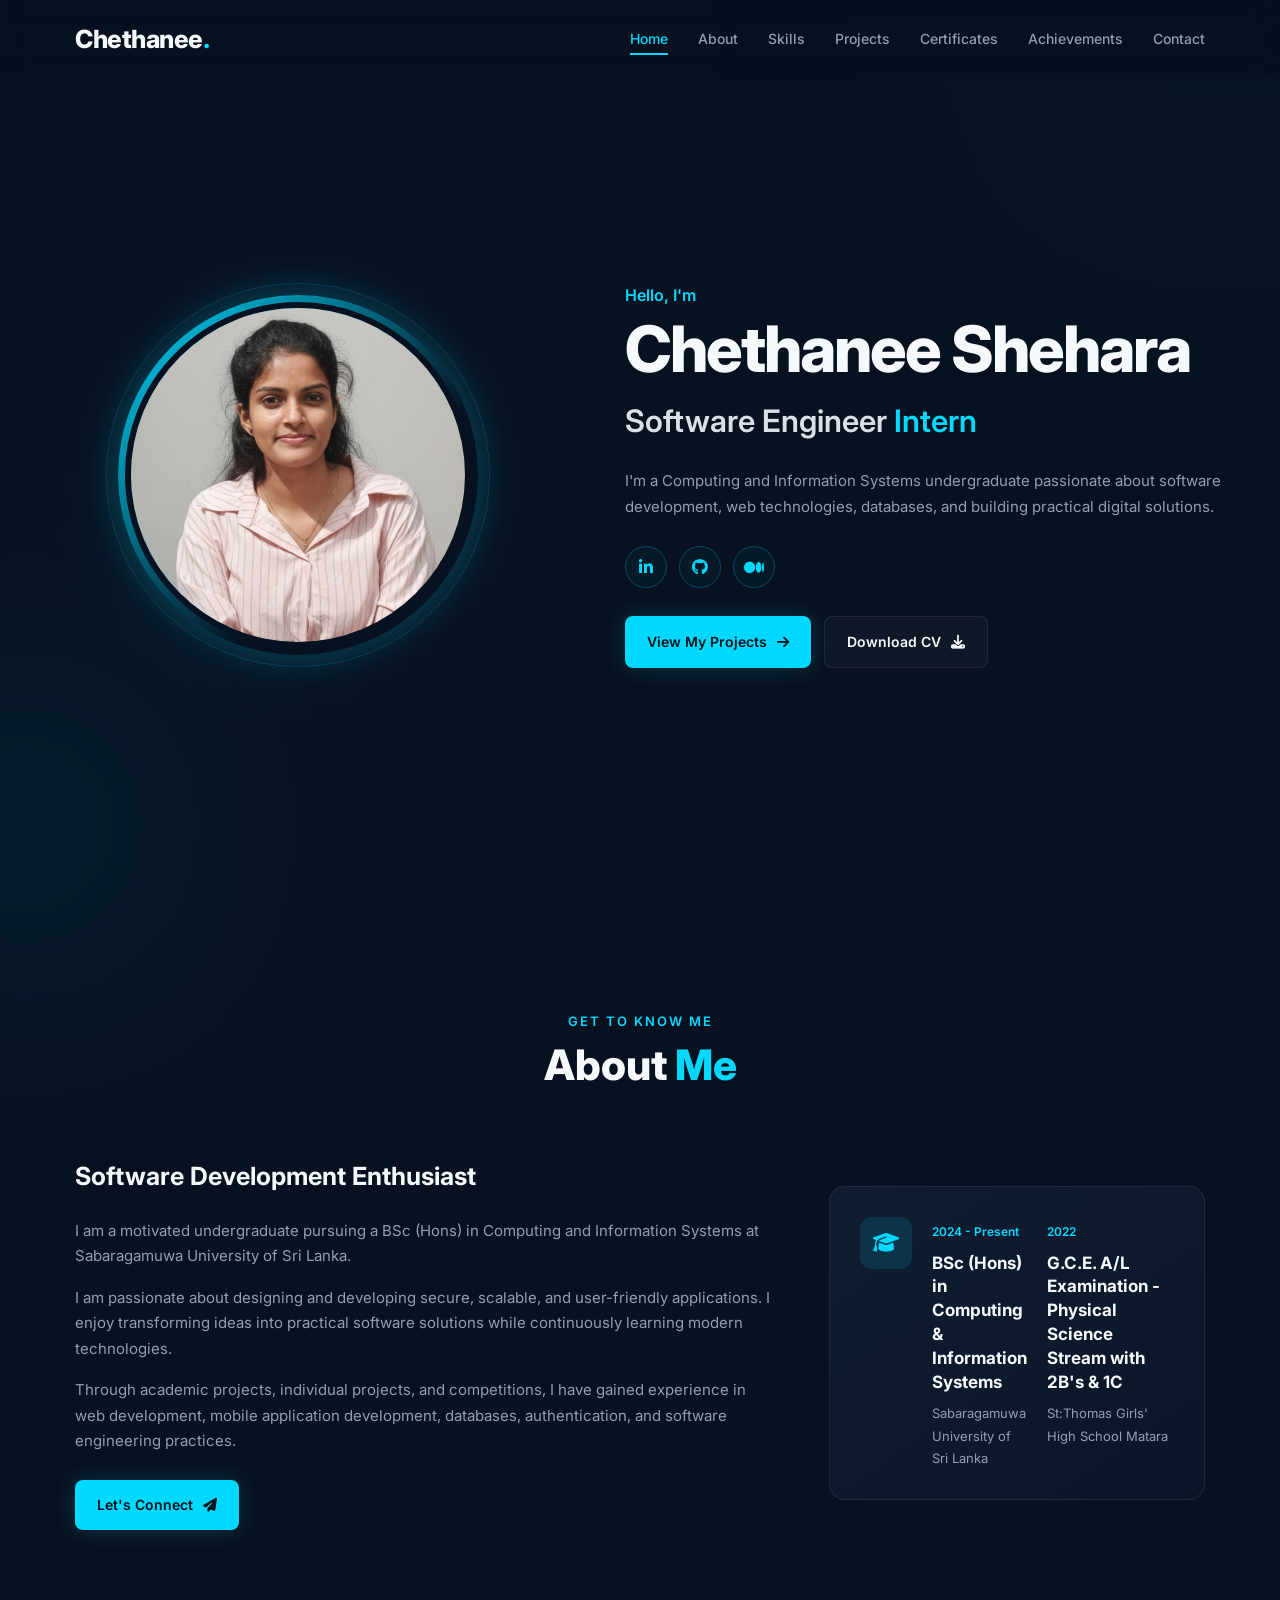
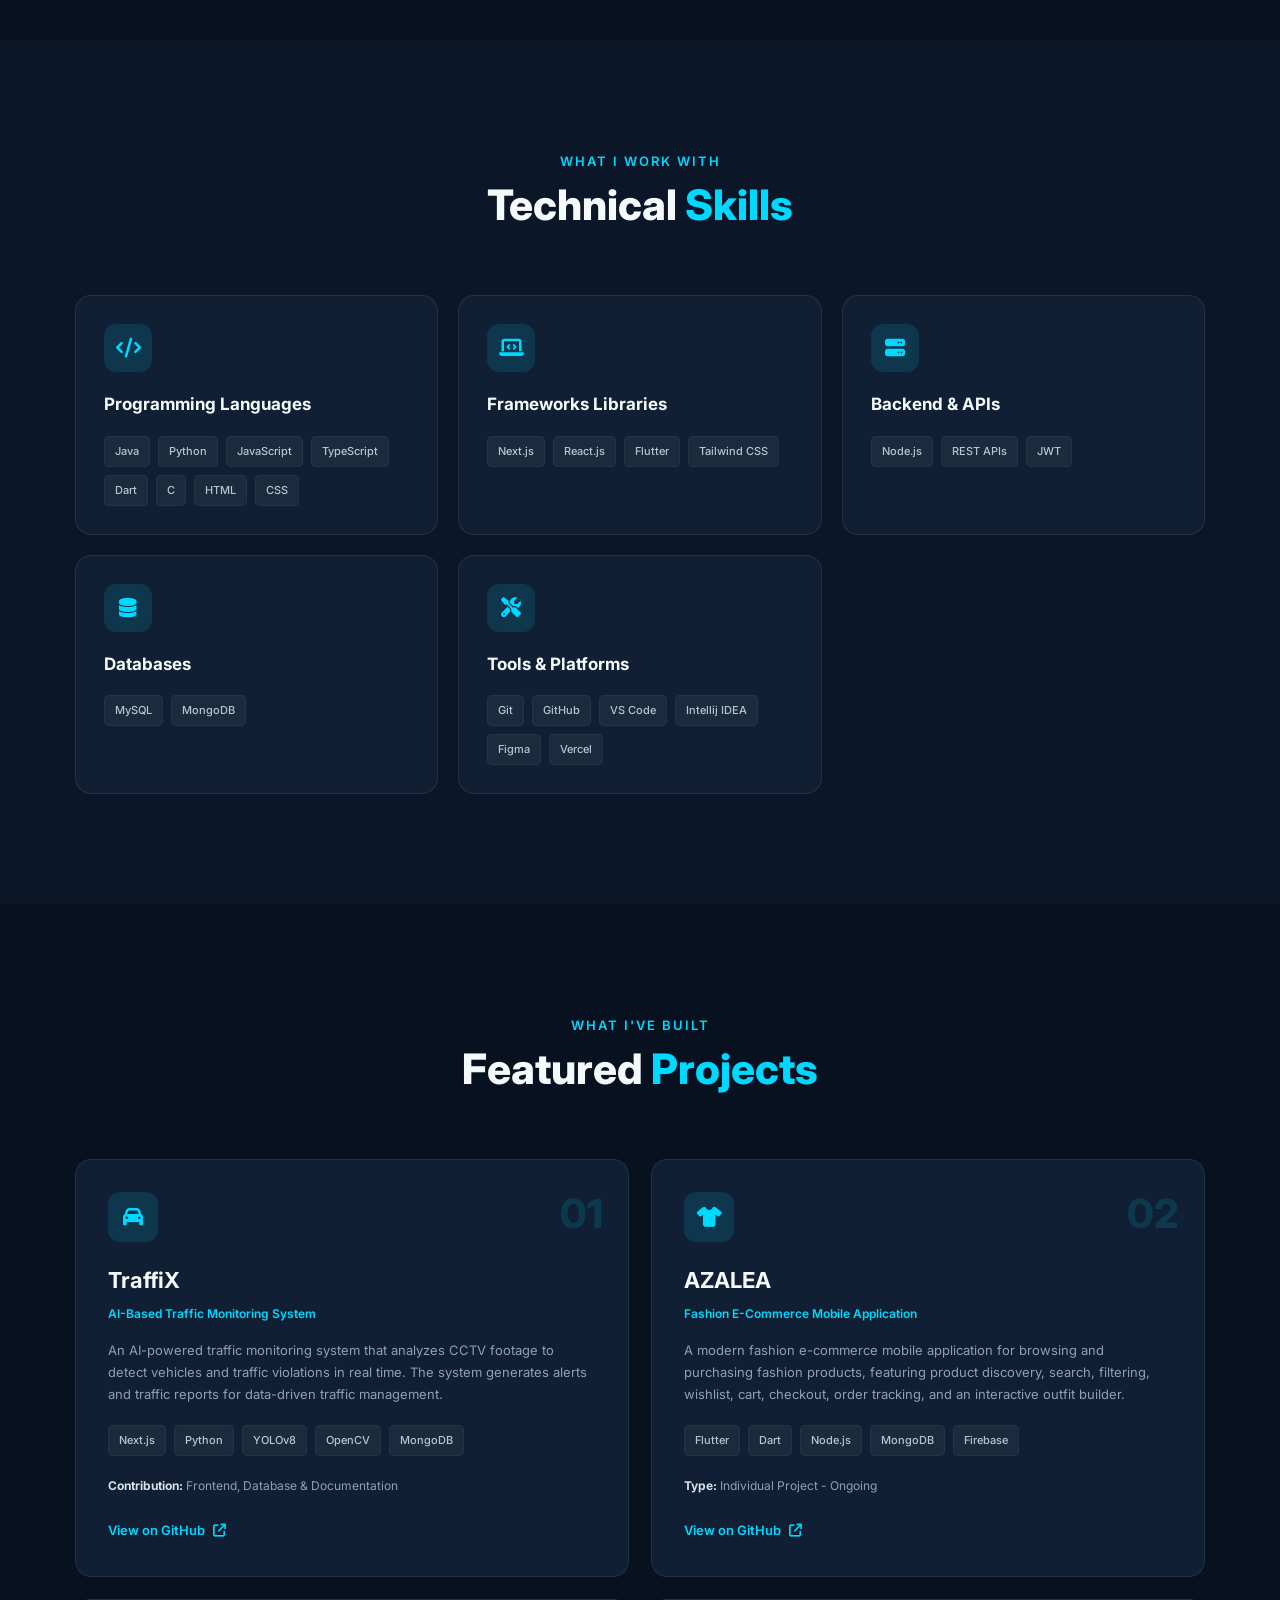
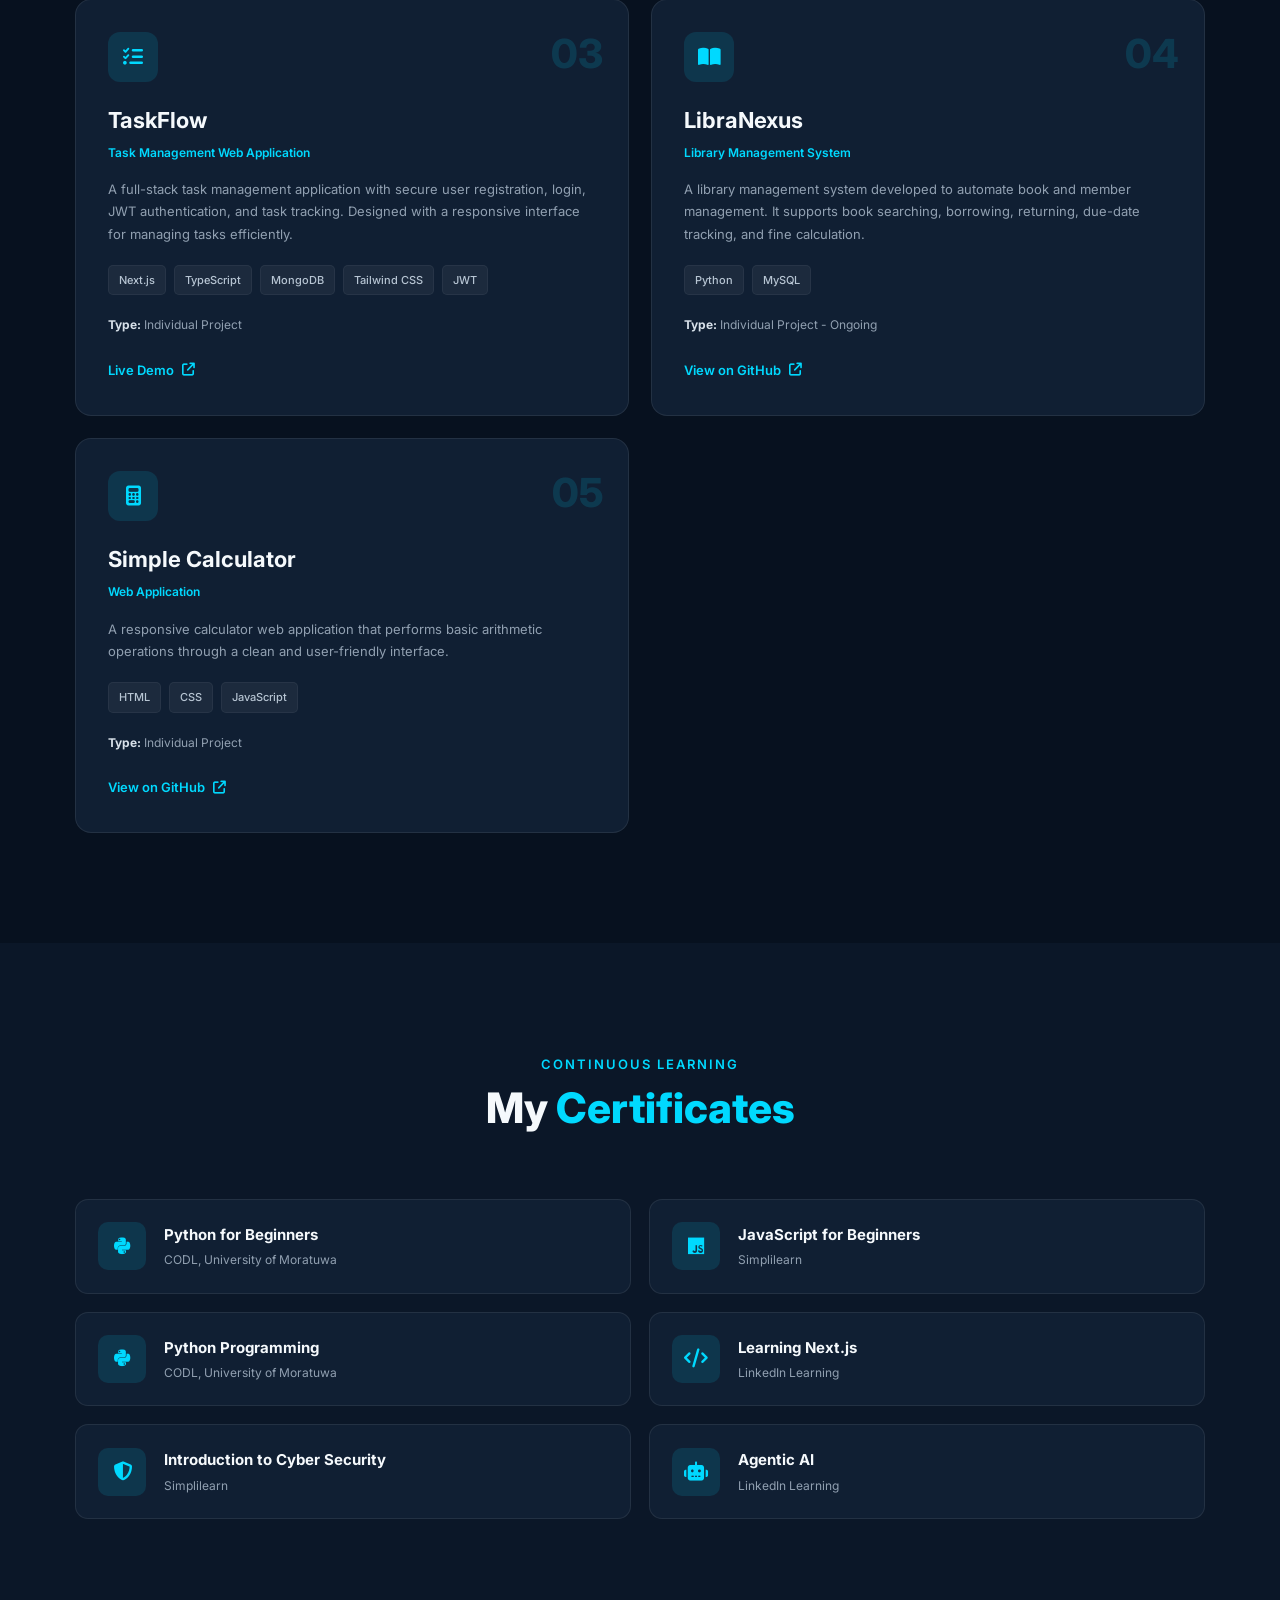
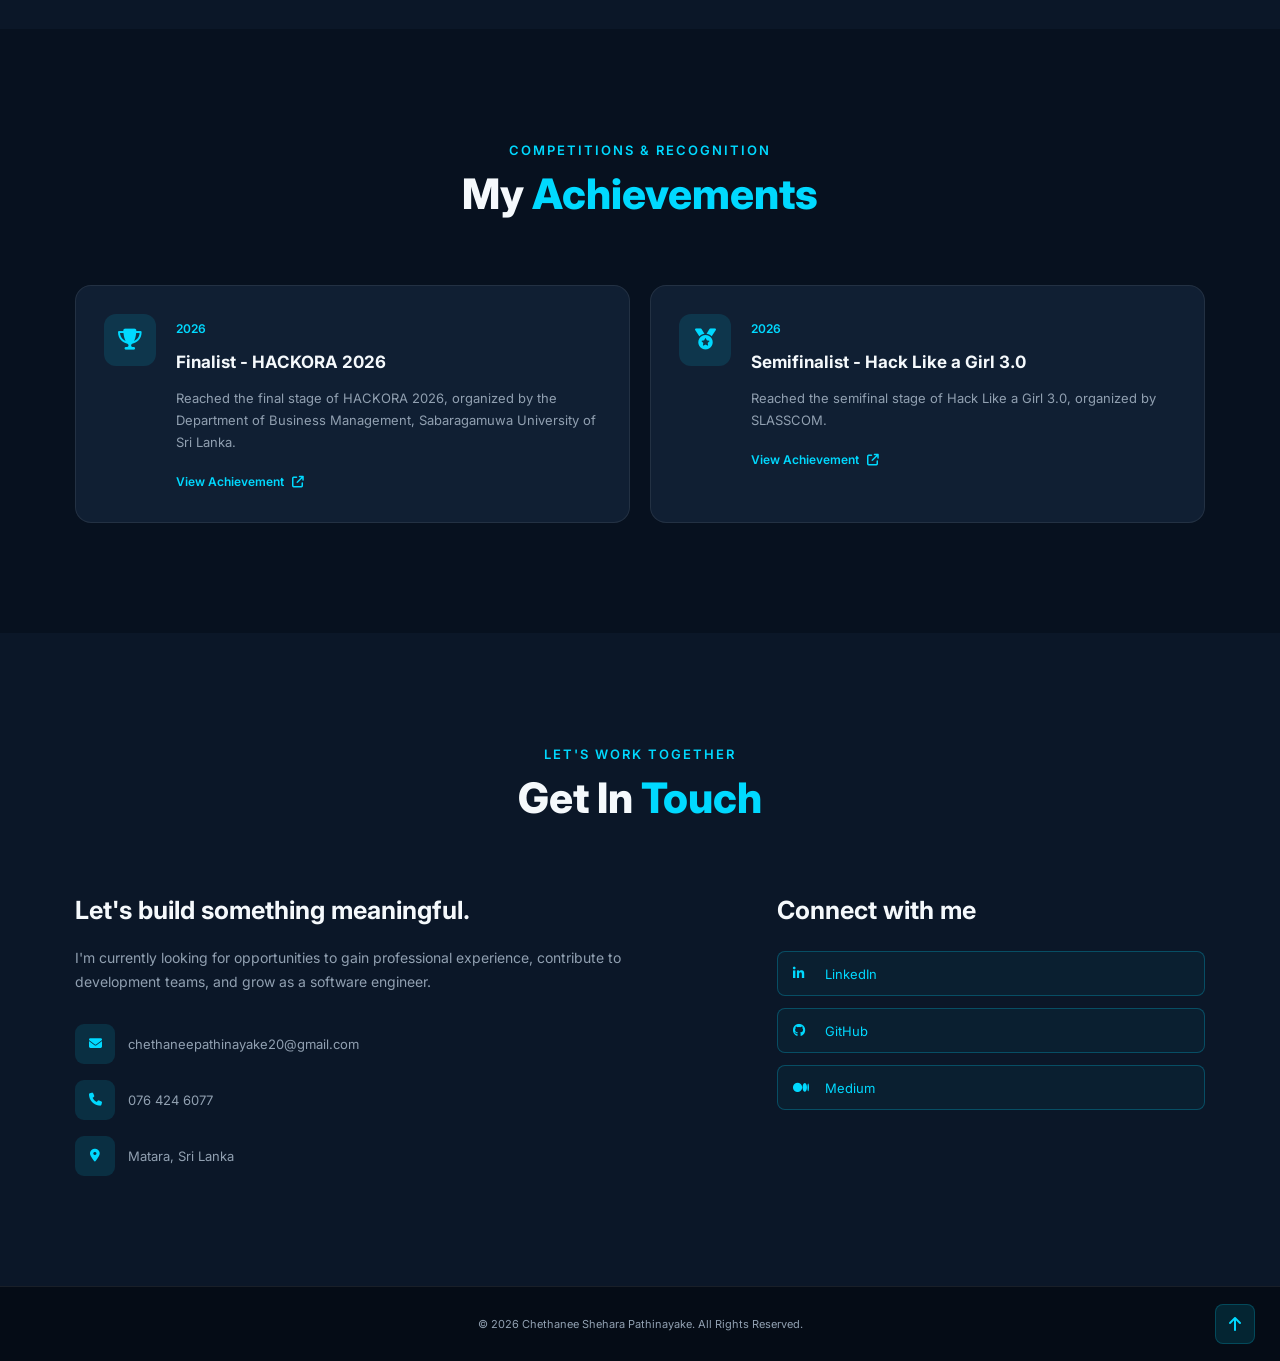
<file: index.html>
<!DOCTYPE html>
<html lang="en">
<head>
  <meta charset="UTF-8">
  <meta name="viewport" content="width=device-width, initial-scale=1.0">

  <title>Chethanee Shehara | Software Engineer Intern</title>

  <meta
    name="description"
    content="Portfolio of Chethanee Shehara Pathinayake, a Computing and Information Systems undergraduate and aspiring Software Engineer."
  >

  <link rel="stylesheet" href="style.css">

  <!-- Font Awesome Icons -->
  <link
    rel="stylesheet"
    href="https://cdnjs.cloudflare.com/ajax/libs/font-awesome/6.5.2/css/all.min.css"
  >

  <script src="script.js" defer></script>
</head>

<body>

  <!-- =========================
       NAVBAR
  ========================== -->
  <header>
    <nav class="navbar">

      <a href="#home" class="logo">
        Chethanee<span>.</span>
      </a>

      <ul class="nav-links">
        <li><a href="#home" class="active">Home</a></li>
        <li><a href="#about">About</a></li>
        <li><a href="#skills">Skills</a></li>
        <li><a href="#projects">Projects</a></li>
        <li><a href="#certificates">Certificates</a></li>
        <li><a href="#achievements">Achievements</a></li>
        <li><a href="#contact">Contact</a></li>
      </ul>

      <button class="menu-toggle" aria-label="Toggle navigation">
        <i class="fa-solid fa-bars"></i>
      </button>

    </nav>
  </header>


  <!-- =========================
       HOME / HERO
  ========================== -->
  <section id="home" class="hero">

    <div class="hero-container">

      <!-- Profile Image -->
      <div class="hero-image">
        <div class="image-glow">
          <img
            src="images/Profile.jpeg"
            alt="Chethanee Shehara Pathinayake"
            class="profile-pic"
          >
        </div>
      </div>


      <!-- Hero Content -->
      <div class="hero-content">

        <p class="intro-text">Hello, I'm</p>

        <h1>
          Chethanee Shehara
        </h1>

        <h2>
          Software Engineer <span>Intern</span>
        </h2>

        <p class="hero-description">
          I'm a Computing and Information Systems undergraduate passionate
          about software development, web technologies, databases, and
          building practical digital solutions.
        </p>


        <!-- Social Links -->
        <div class="social-links">

          <a
            href="https://www.linkedin.com/in/chethanee-shehara-671b24375/"
            target="_blank"
            rel="noopener noreferrer"
            aria-label="LinkedIn"
          >
            <i class="fa-brands fa-linkedin-in"></i>
          </a>

          <a
            href="https://github.com/chethaneeshehara"
            target="_blank"
            rel="noopener noreferrer"
            aria-label="GitHub"
          >
            <i class="fa-brands fa-github"></i>
          </a>

          <a
            href="https://medium.com/@chethaneeshehara"
            target="_blank"
            rel="noopener noreferrer"
            aria-label="Medium"
          >
            <i class="fa-brands fa-medium"></i>
          </a>

        </div>


        <!-- Hero Buttons -->
        <div class="hero-buttons">

          <a href="#projects" class="btn primary-btn">
            View My Projects
            <i class="fa-solid fa-arrow-right"></i>
          </a>

          <a
            href="cv/Chethanee-Shehara-CV.pdf"
            class="btn secondary-btn"
            download
          >
            Download CV
            <i class="fa-solid fa-download"></i>
          </a>

        </div>

      </div>

    </div>

  </section>


  <!-- =========================
       ABOUT
  ========================== -->
  <section id="about" class="about section">

    <div class="section-title">
      <p>Get To Know Me</p>
      <h2>About <span>Me</span></h2>
    </div>


    <div class="about-container">

      <div class="about-content">

        <h3>Software Development Enthusiast</h3>

        <p>
          I am a motivated undergraduate pursuing a BSc (Hons) in
          Computing and Information Systems at Sabaragamuwa University
          of Sri Lanka.
        </p>

        <p>
          I am passionate about designing and developing secure,
          scalable, and user-friendly applications. I enjoy transforming
          ideas into practical software solutions while continuously
          learning modern technologies.
        </p>

        <p>
          Through academic projects, individual projects, and
          competitions, I have gained experience in web development,
          mobile application development, databases, authentication,
          and software engineering practices.
        </p>

        <a href="#contact" class="btn primary-btn">
          Let's Connect
          <i class="fa-solid fa-paper-plane"></i>
        </a>

      </div>


      <!-- Education Card -->
      <div class="education-card">

        <div class="education-icon">
          <i class="fa-solid fa-graduation-cap"></i>
        </div>

        <div>
          <span>2024 - Present</span>

          <h3>
            BSc (Hons) in Computing & Information Systems
          </h3>

          <p>
            Sabaragamuwa University of Sri Lanka
          </p>
        </div>
        <div>
          <span>2022</span>

          <h3>
            
G.C.E. A/L Examination - Physical Science Stream with 2B's & 1C
          </h3>

          <p>
            St:Thomas Girls' High School Matara
          </p>
        </div>

      </div>

    </div>

  </section>


  <!-- =========================
       SKILLS
  ========================== -->
  <section id="skills" class="skills section">

    <div class="section-title">
      <p>What I Work With</p>
      <h2>Technical <span>Skills</span></h2>
    </div>


    <div class="skills-container">

      <!-- Programming -->
      <div class="skill-card">

        <div class="skill-icon">
          <i class="fa-solid fa-code"></i>
        </div>

        <h3>Programming Languages</h3>

        <div class="skill-tags">
          <span>Java</span>
          <span>Python</span>
          <span>JavaScript</span>
          <span>TypeScript</span>
          <span>Dart</span>
          <span>C</span>
          <span>HTML</span>
          <span>CSS</span>
        </div>

      </div>


      <!-- Frameworks & Libraries-->
      <div class="skill-card">

        <div class="skill-icon">
          <i class="fa-solid fa-laptop-code"></i>
        </div>

        <h3>Frameworks  Libraries</h3>

        <div class="skill-tags">
          <span>Next.js</span>
          <span>React.js</span>
          <span>Flutter</span>
          <span>Tailwind CSS</span>
          
        </div>

      </div>


      <!-- Backend & APIs-->
      <div class="skill-card">

        <div class="skill-icon">
          <i class="fa-solid fa-server"></i>
        </div>

        <h3>Backend & APIs</h3>

        <div class="skill-tags">
          <span>Node.js</span>
          <span>REST APIs</span>
          <span>JWT</span>
        </div>

      </div>


      <!-- Databases -->
      <div class="skill-card">

        <div class="skill-icon">
          <i class="fa-solid fa-database"></i>
        </div>

        <h3>Databases</h3>

        <div class="skill-tags">
          <span>MySQL</span>
          <span>MongoDB</span>
          
        </div>

      </div>


      <!-- Tools & Platforms -->
      <div class="skill-card">

        <div class="skill-icon">
          <i class="fa-solid fa-screwdriver-wrench"></i>
        </div>

        <h3>Tools & Platforms</h3>

        <div class="skill-tags">
          <span>Git</span>
          <span>GitHub</span>
          <span>VS Code</span>
          <span>Intellij IDEA</span>
          <span>Figma</span>
          <span>Vercel</span>
        </div>

      </div>

    </div>

  </section>


  <!-- =========================
       PROJECTS
  ========================== -->
  <section id="projects" class="projects section">

    <div class="section-title">
      <p>What I've Built</p>
      <h2>Featured <span>Projects</span></h2>
    </div>


    <div class="projects-container">


      <!-- TraffiX -->
      <article class="project-card">

        <div class="project-number">01</div>

        <div class="project-icon">
          <i class="fa-solid fa-car"></i>
        </div>

        <h3>TraffiX</h3>

        <p class="project-type">
          AI-Based Traffic Monitoring System
        </p>

        <p>
          An AI-powered traffic monitoring system that analyzes CCTV
          footage to detect vehicles and traffic violations in real time.
          The system generates alerts and traffic reports for
          data-driven traffic management.
        </p>

        <div class="tech-stack">
          <span>Next.js</span>
          <span>Python</span>
          <span>YOLOv8</span>
          <span>OpenCV</span>
          <span>MongoDB</span>
        </div>

        <p class="contribution">
          <strong>Contribution:</strong>
          Frontend, Database & Documentation
        </p>

        <a
          href="https://github.com/Deshan-D/Capstone-Project"
          target="_blank"
          rel="noopener noreferrer"
          class="project-link"
        >
          View on GitHub
          <i class="fa-solid fa-arrow-up-right-from-square"></i>
        </a>

      </article>


      <!-- AZALEA -->
      <article class="project-card">

        <div class="project-number">02</div>

        <div class="project-icon">
          <i class="fa-solid fa-shirt"></i>
        </div>

        <h3>AZALEA</h3>

        <p class="project-type">
          Fashion E-Commerce Mobile Application
        </p>

        <p>
          A modern fashion e-commerce mobile application for browsing
          and purchasing fashion products, featuring product discovery,
          search, filtering, wishlist, cart, checkout, order tracking,
          and an interactive outfit builder.
        </p>

        <div class="tech-stack">
          <span>Flutter</span>
          <span>Dart</span>
          <span>Node.js</span>
          <span>MongoDB</span>
          <span>Firebase</span>
        </div>

        <p class="contribution">
          <strong>Type:</strong>
          Individual Project - Ongoing
        </p>

        <a
          href="https://github.com/chethaneeshehara/AZALEA"
          target="_blank"
          rel="noopener noreferrer"
          class="project-link"
        >
          View on GitHub
          <i class="fa-solid fa-arrow-up-right-from-square"></i>
        </a>

      </article>


      <!-- TaskFlow -->
      <article class="project-card">

        <div class="project-number">03</div>

        <div class="project-icon">
          <i class="fa-solid fa-list-check"></i>
        </div>

        <h3>TaskFlow</h3>

        <p class="project-type">
          Task Management Web Application
        </p>

        <p>
          A full-stack task management application with secure user
          registration, login, JWT authentication, and task tracking.
          Designed with a responsive interface for managing tasks
          efficiently.
        </p>

        <div class="tech-stack">
          <span>Next.js</span>
          <span>TypeScript</span>
          <span>MongoDB</span>
          <span>Tailwind CSS</span>
          <span>JWT</span>
        </div>

        <p class="contribution">
          <strong>Type:</strong>
          Individual Project
        </p>

        <a
          href="https://task-flow-sigma-orcin.vercel.app/"
          target="_blank"
          rel="noopener noreferrer"
          class="project-link"
        >
          Live Demo
          <i class="fa-solid fa-arrow-up-right-from-square"></i>
        </a>

      </article>


      <!-- LibraNexus -->
      <article class="project-card">

        <div class="project-number">04</div>

        <div class="project-icon">
          <i class="fa-solid fa-book-open"></i>
        </div>

        <h3>LibraNexus</h3>

        <p class="project-type">
          Library Management System
        </p>

        <p>
          A library management system developed to automate book and
          member management. It supports book searching, borrowing,
          returning, due-date tracking, and fine calculation.
        </p>

        <div class="tech-stack">
          <span>Python</span>
          <span>MySQL</span>
        </div>

        <p class="contribution">
          <strong>Type:</strong>
          Individual Project - Ongoing
        </p>

        <a
          href="https://github.com/chethaneeshehara/LibraNexus"
          target="_blank"
          rel="noopener noreferrer"
          class="project-link"
        >
          View on GitHub
          <i class="fa-solid fa-arrow-up-right-from-square"></i>
        </a>

      </article>


      <!-- Simple Calculator -->
      <article class="project-card">

        <div class="project-number">05</div>

        <div class="project-icon">
          <i class="fa-solid fa-calculator"></i>
        </div>

        <h3>Simple Calculator</h3>

        <p class="project-type">
          Web Application
        </p>

        <p>
          A responsive calculator web application that performs basic
          arithmetic operations through a clean and user-friendly
          interface.
        </p>

        <div class="tech-stack">
          <span>HTML</span>
          <span>CSS</span>
          <span>JavaScript</span>
        </div>

        <p class="contribution">
          <strong>Type:</strong>
          Individual Project
        </p>

        <a
          href="https://github.com/chethaneeshehara/Simple-Calculator"
          target="_blank"
          rel="noopener noreferrer"
          class="project-link"
        >
          View on GitHub
          <i class="fa-solid fa-arrow-up-right-from-square"></i>
        </a>

      </article>

    </div>

  </section>


  <!-- =========================
       CERTIFICATES
  ========================== -->
  <section id="certificates" class="certificates section">

    <div class="section-title">
      <p>Continuous Learning</p>
      <h2>My <span>Certificates</span></h2>
    </div>


    <div class="certificates-container">


      <!-- Python for Beginners -->
      <a
        href="https://www.linkedin.com/posts/chethanee-shehara-671b24375_python-coding-programming-activity-7440980958159384576-u6r8?utm_source=share&utm_medium=member_desktop&rcm=ACoAAFzklLUBPjqSA1tHZdxPpSMZhhqPNwIa7oY"
        class="certificate-link"
        target="_blank"
        rel="noopener noreferrer"
        aria-label="View Python for Beginners certificate"
      >
        <div class="certificate-card">

          <div class="certificate-icon">
            <i class="fa-brands fa-python"></i>
          </div>

          <div>
            <h3>Python for Beginners</h3>
            <p>CODL, University of Moratuwa</p>
          </div>

        </div>
      </a>


      <!-- JavaScript for Beginners -->
      <a
        href="https://simpli-web.app.link/e/VHoy33OmV5b"
        class="certificate-link"
        target="_blank"
        rel="noopener noreferrer"
        aria-label="View JavaScript for Beginners certificate"
      >
        <div class="certificate-card">

          <div class="certificate-icon">
            <i class="fa-brands fa-js"></i>
          </div>

          <div>
            <h3>JavaScript for Beginners</h3>
            <p>Simplilearn</p>
          </div>

        </div>
      </a>


      <!-- Python Programming -->
      <a
        href="https://www.linkedin.com/posts/chethanee-shehara-671b24375_python-programming-continuouslearning-activity-7447538239248474112-gM27?utm_source=share&utm_medium=member_desktop&rcm=ACoAAFzklLUBPjqSA1tHZdxPpSMZhhqPNwIa7oY"
        class="certificate-link"
        target="_blank"
        rel="noopener noreferrer"
        aria-label="View Python Programming certificate"
      >
        <div class="certificate-card">

          <div class="certificate-icon">
            <i class="fa-brands fa-python"></i>
          </div>

          <div>
            <h3>Python Programming</h3>
            <p>CODL, University of Moratuwa</p>
          </div>

        </div>
      </a>


      <!-- Learning Next.js -->
      <a
        href="https://www.linkedin.com/posts/chethanee-shehara-671b24375_nextjs-webdevelopment-fullstack-activity-7447325724123877376-D3NC?utm_source=share&utm_medium=member_desktop&rcm=ACoAAFzklLUBPjqSA1tHZdxPpSMZhhqPNwIa7oY"
        class="certificate-link"
        target="_blank"
        rel="noopener noreferrer"
        aria-label="View Learning Next.js certificate"
      >
        <div class="certificate-card">

          <div class="certificate-icon">
            <i class="fa-solid fa-code"></i>
          </div>

          <div>
            <h3>Learning Next.js</h3>
            <p>LinkedIn Learning</p>
          </div>

        </div>
      </a>


      <!-- Introduction to Cyber Security -->
      <a
        href="https://simpli-web.app.link/e/KDz75WFmV5b"
        class="certificate-link"
        target="_blank"
        rel="noopener noreferrer"
        aria-label="View Introduction to Cyber Security certificate"
      >
        <div class="certificate-card">

          <div class="certificate-icon">
            <i class="fa-solid fa-shield-halved"></i>
          </div>

          <div>
            <h3>Introduction to Cyber Security</h3>
            <p>Simplilearn</p>
          </div>

        </div>
      </a>


      <!-- Agentic AI -->
      <a
        href="https://www.linkedin.com/posts/chethanee-shehara-671b24375_agenticai-aiagents-generativeai-activity-7450538816312066048-bD8k?utm_source=share&utm_medium=member_desktop&rcm=ACoAAFzklLUBPjqSA1tHZdxPpSMZhhqPNwIa7oY"
        class="certificate-link"
        target="_blank"
        rel="noopener noreferrer"
        aria-label="View Agentic AI certificate"
      >
        <div class="certificate-card">

          <div class="certificate-icon">
            <i class="fa-solid fa-robot"></i>
          </div>

          <div>
            <h3>Agentic AI</h3>
            <p>LinkedIn Learning</p>
          </div>

        </div>
      </a>

    </div>

  </section>


  <!-- =========================
       ACHIEVEMENTS
  ========================== -->
  <section id="achievements" class="achievements section">

    <div class="section-title">
      <p>Competitions & Recognition</p>
      <h2>My <span>Achievements</span></h2>
    </div>


    <div class="achievements-container">

      <div class="achievement-card">

        <div class="achievement-icon">
          <i class="fa-solid fa-trophy"></i>
        </div>

        <div>
          <span>2026</span>

          <h3>
            Finalist - HACKORA 2026
          </h3>

          <p>
            Reached the final stage of HACKORA 2026, organized by the
            Department of Business Management, Sabaragamuwa University
            of Sri Lanka.
          </p>

          <a
            href="https://www.linkedin.com/posts/chethanee-shehara-671b24375_hackora2026-hackthegap-teamhacksprout-activity-7498256850753204224-25rG"
            target="_blank"
            rel="noopener noreferrer"
          >
            View Achievement
            <i class="fa-solid fa-arrow-up-right-from-square"></i>
          </a>
        </div>

      </div>


      <div class="achievement-card">

        <div class="achievement-icon">
          <i class="fa-solid fa-medal"></i>
        </div>

        <div>
          <span>2026</span>

          <h3>
            Semifinalist - Hack Like a Girl 3.0
          </h3>

          <p>
            Reached the semifinal stage of Hack Like a Girl 3.0,
            organized by SLASSCOM.
          </p>

          <a
            href="https://www.linkedin.com/posts/lakshani-kaveesha_hacklikeagirl-slasscom-innovation-ugcPost-7467095352152707073-9Gq-"
            target="_blank"
            rel="noopener noreferrer"
          >
            View Achievement
            <i class="fa-solid fa-arrow-up-right-from-square"></i>
          </a>
        </div>

      </div>

    </div>

  </section>


  <!-- =========================
       CONTACT
  ========================== -->
  <section id="contact" class="contact section">

    <div class="section-title">
      <p>Let's Work Together</p>
      <h2>Get In <span>Touch</span></h2>
    </div>


    <div class="contact-container">

      <div class="contact-content">

        <h3>Let's build something meaningful.</h3>

        <p>
          I'm currently looking for opportunities to gain professional
          experience, contribute to development teams, and grow as a
          software engineer.
        </p>

        <div class="contact-info">

          <a href="mailto:chethaneepathinayake20@gmail.com">
            <i class="fa-solid fa-envelope"></i>
            <span>
              chethaneepathinayake20@gmail.com
            </span>
          </a>

          <a href="tel:0764246077">
            <i class="fa-solid fa-phone"></i>
            <span>
              076 424 6077
            </span>
          </a>

          <div>
            <i class="fa-solid fa-location-dot"></i>
            <span>
              Matara, Sri Lanka
            </span>
          </div>

        </div>

      </div>


      <div class="contact-socials">

        <h3>Connect with me</h3>

        <div class="social-links">

          <a
            href="https://www.linkedin.com/in/chethanee-shehara-671b24375/"
            target="_blank"
            rel="noopener noreferrer"
            aria-label="LinkedIn"
          >
            <i class="fa-brands fa-linkedin-in"></i>
            LinkedIn
          </a>

          <a
            href="https://github.com/chethaneeshehara"
            target="_blank"
            rel="noopener noreferrer"
            aria-label="GitHub"
          >
            <i class="fa-brands fa-github"></i>
            GitHub
          </a>

          <a
            href="https://medium.com/@chethaneeshehara"
            target="_blank"
            rel="noopener noreferrer"
            aria-label="Medium"
          >
            <i class="fa-brands fa-medium"></i>
            Medium
          </a>

        </div>

      </div>

    </div>

  </section>


  <!-- =========================
       FOOTER
  ========================== -->
  <footer>

    <p>
      © 2026 Chethanee Shehara Pathinayake.
      All Rights Reserved.
    </p>

    <a
      href="#home"
      class="back-to-top"
      aria-label="Back to top"
      title="Back to top"
    >
      <i class="fa-solid fa-arrow-up"></i>
    </a>

  </footer>

</body>
</html>
</file>
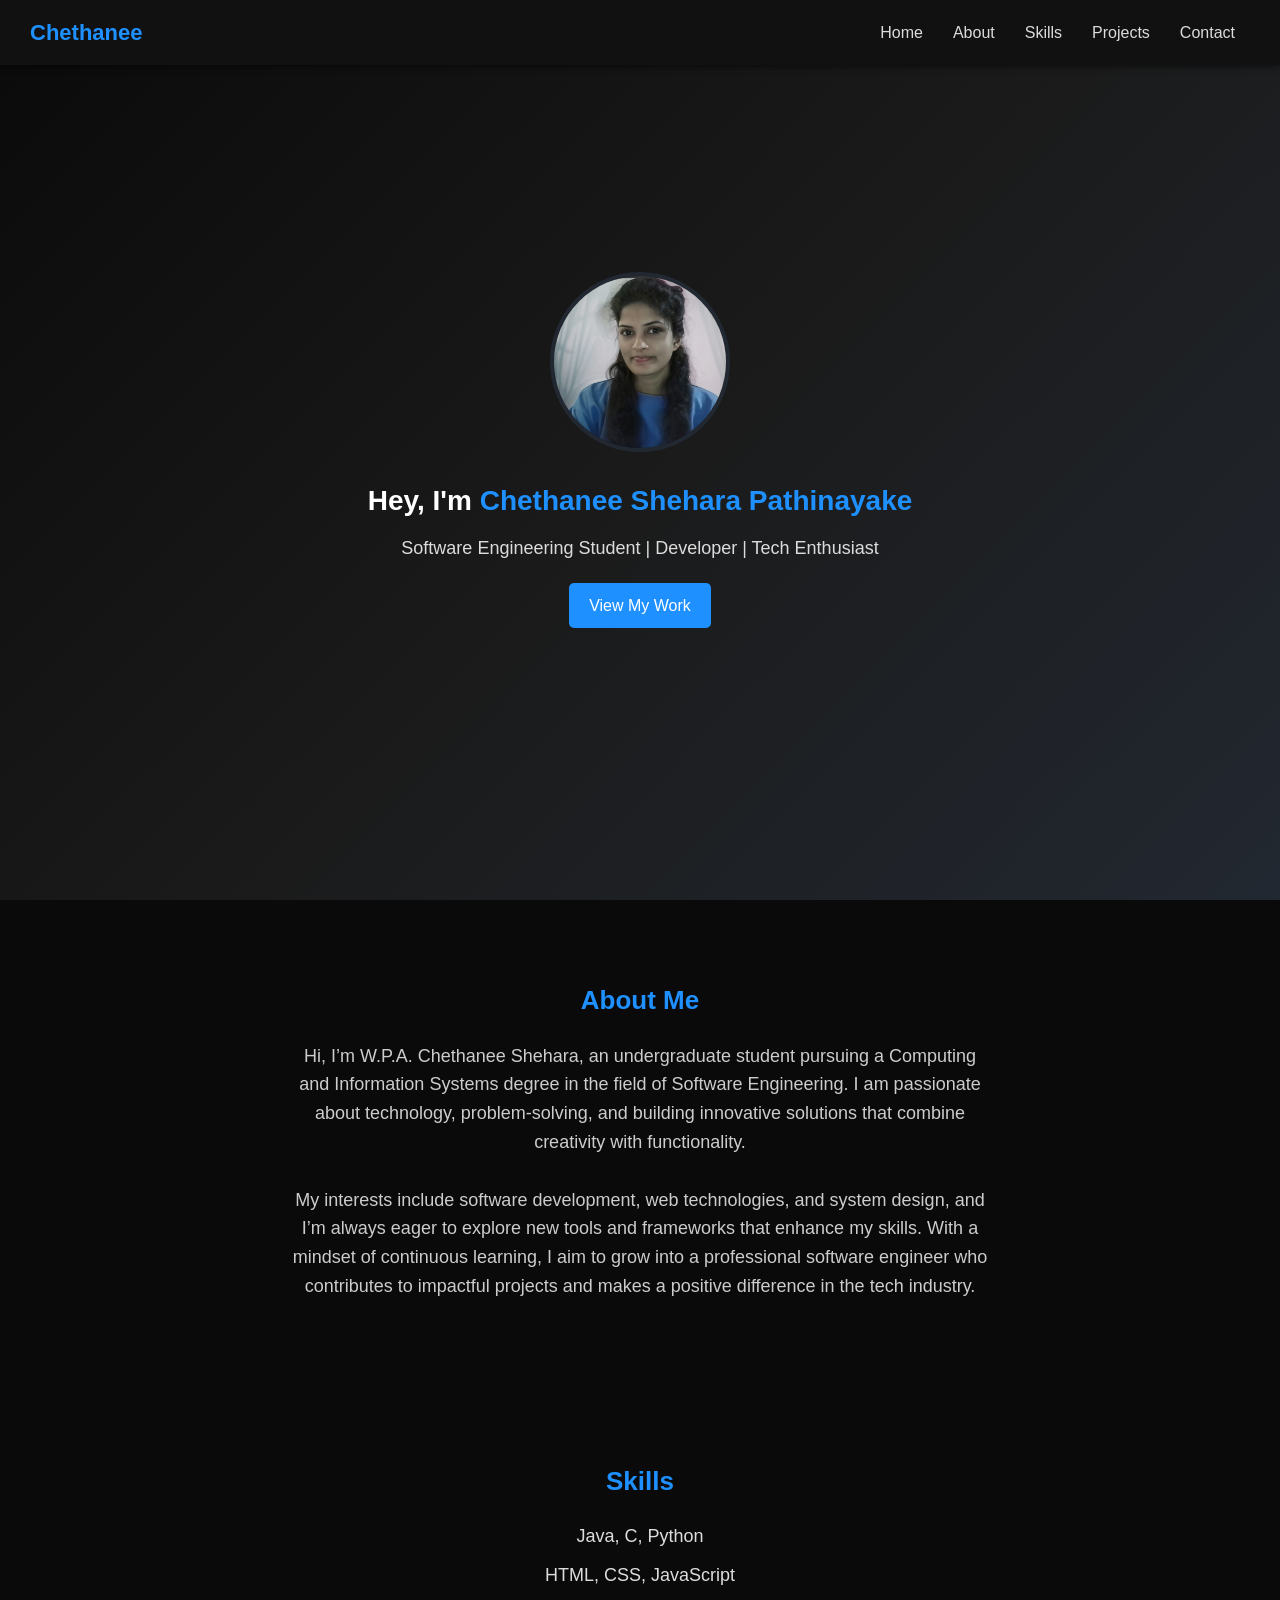
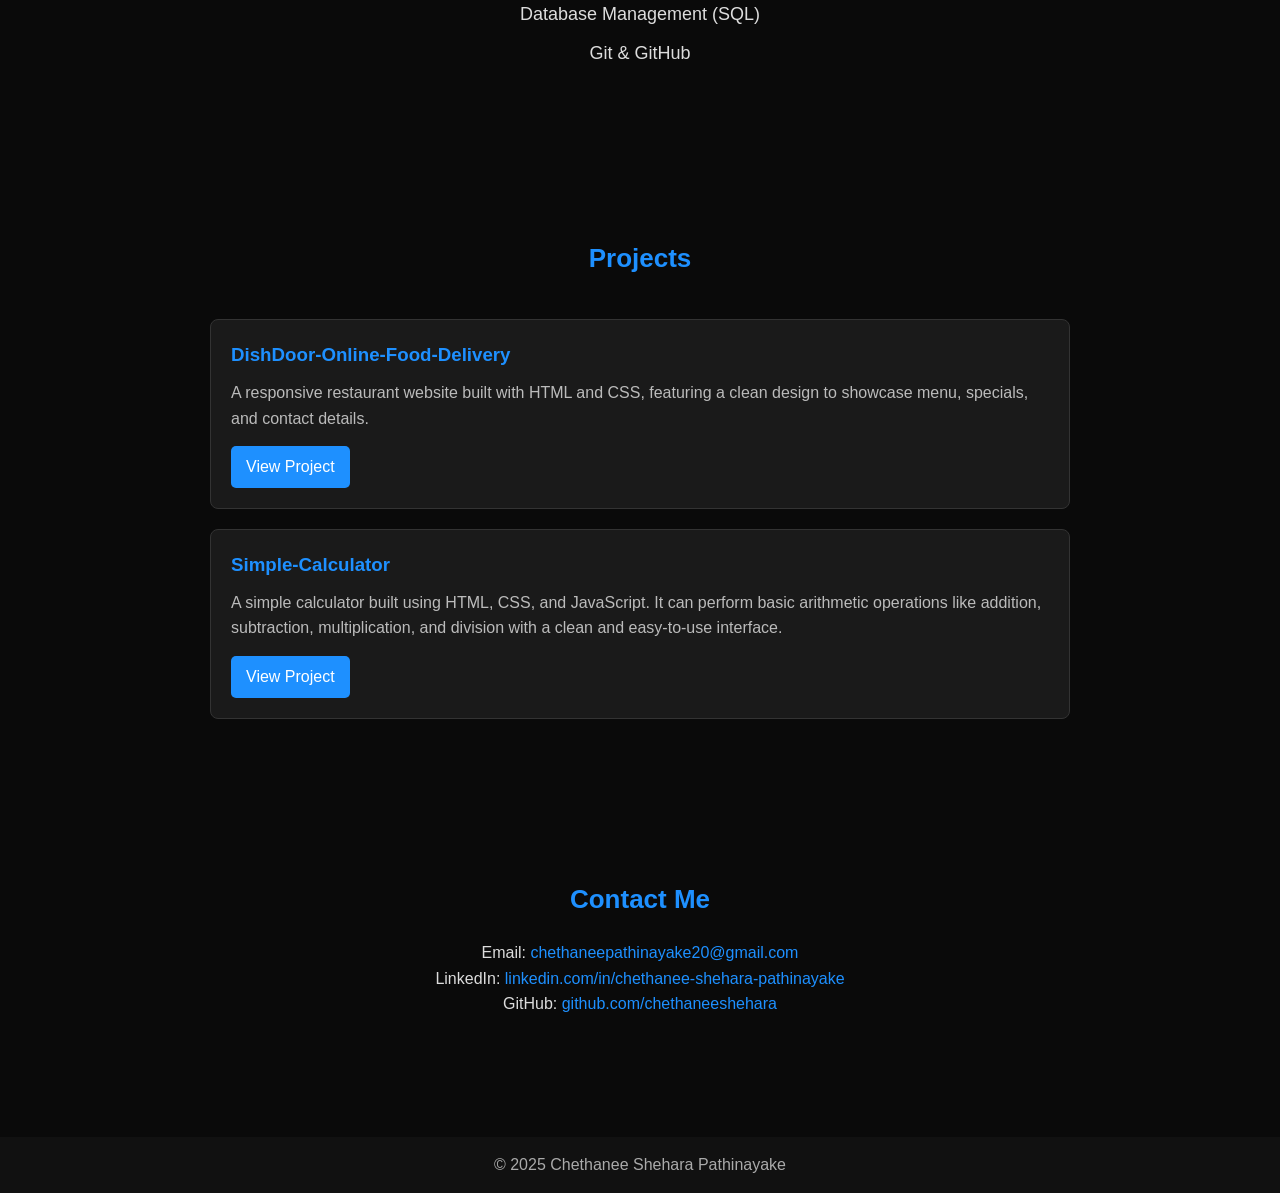
<file: My Portfolio/index.html>
<!DOCTYPE html>
<html lang="en">
<head>
  <meta charset="UTF-8">
  <meta name="viewport" content="width=device-width, initial-scale=1.0">
  <title>Chethanee Shehara Pathinayake - Portfolio</title>
  <link rel="stylesheet" href="style.css">
  <script src="script.js" defer></script>
</head>
<body>
  <!-- Navbar -->
  <header>
    <nav>
      <h1 class="logo">Chethanee</h1>
      <ul class="nav-links">
        <li><a href="#home">Home</a></li>
        <li><a href="#about">About</a></li>
        <li><a href="#skills">Skills</a></li>
        <li><a href="#projects">Projects</a></li>
        <li><a href="#contact">Contact</a></li>
      </ul>
    </nav>
  </header>

  <!-- Hero Section -->
  <section id="home" class="hero">
    <div class="hero-text">
      <!-- replace this path with a relative path like images/ProfilePhoto.jpeg -->
      <img src="images/ProfilePhoto.jpeg" alt="Chethanee Shehara Pathinayake" class="profile-pic">
      <h2>Hey, I'm <span>Chethanee Shehara Pathinayake</span></h2>
      <p>Software Engineering Student | Developer | Tech Enthusiast</p>
      <a href="#projects" class="btn">View My Work</a>
    </div>
  </section>

  <!-- About Section -->
  <section id="about" class="about">
    <h2>About Me</h2>
    <p>
      Hi, I’m W.P.A. Chethanee Shehara, an undergraduate student pursuing a Computing and Information Systems degree in the field of Software Engineering. I am passionate about technology, problem-solving, and building innovative solutions that combine creativity with functionality.
      <br><br>
      My interests include software development, web technologies, and system design, and I’m always eager to explore new tools and frameworks that enhance my skills. With a mindset of continuous learning, I aim to grow into a professional software engineer who contributes to impactful projects and makes a positive difference in the tech industry.
    </p>
  </section>

  <!-- Skills Section -->
  <section id="skills" class="skills">
    <h2>Skills</h2>
    <ul>
      <li>Java, C, Python</li>
      <li>HTML, CSS, JavaScript</li>
      <li>Database Management (SQL)</li>
      <li>Git & GitHub</li>
    </ul>
  </section>

  <!-- Projects Section -->
  <section id="projects" class="projects">
    <h2>Projects</h2>

    <div class="project-card">
      <h3>DishDoor-Online-Food-Delivery</h3>
      <p>A responsive restaurant website built with HTML and CSS, featuring a clean design to showcase menu, specials, and contact details.</p>
      <a href="https://github.com/chethaneeshehara/DishDoor-Online-Food-Delivery" target="_blank" class="btn">View Project</a>
    </div>

    <div class="project-card">
      <h3>Simple-Calculator</h3>
      <p>A simple calculator built using HTML, CSS, and JavaScript. It can perform basic arithmetic operations like addition, subtraction, multiplication, and division with a clean and easy-to-use interface.</p>
      <a href="https://github.com/chethaneeshehara/Simple-Calculator" target="_blank" class="btn">View Project</a>
    </div>

  </section>

  <!-- Contact Section -->
  <section id="contact" class="contact">
    <h2>Contact Me</h2>
    <p>Email: <a href="mailto:chethaneepathinayake20@gmail.com">chethaneepathinayake20@gmail.com</a></p>
    <p>LinkedIn: <a href="https://www.linkedin.com/in/chethanee-shehara-pathinayake" target="_blank">linkedin.com/in/chethanee-shehara-pathinayake</a></p>
    <p>GitHub: <a href="https://github.com/chethaneeshehara" target="_blank">github.com/chethaneeshehara</a></p>
  </section>

  <footer>
    <p>© 2025 Chethanee Shehara Pathinayake</p>
  </footer>
</body>
</html>
</file>
<file: style.css>
/* ============================================================
   CHETHANEE SHEHARA - PORTFOLIO
   Dark / Cyan Professional Developer Theme
   ============================================================ */

@import url('https://fonts.googleapis.com/css2?family=Inter:wght@400;500;600;700;800&display=swap');

/* =========================
   ROOT VARIABLES
========================= */

:root {
  --bg: #07111f;
  --bg-secondary: #0b1728;
  --card: #101f33;
  --card-hover: #14263e;

  --primary: #00d9ff;
  --primary-dark: #00a8d6;
  --primary-soft: rgba(0, 217, 255, 0.12);
  --primary-glow: rgba(0, 217, 255, 0.35);

  --white: #f5f9fc;
  --text: #d8e1ea;
  --muted: #91a0b1;

  --border: rgba(255, 255, 255, 0.08);

  --max-width: 1180px;
  --radius: 16px;

  --transition: 0.3s ease;
}

/* =========================
   RESET
========================= */

* {
  margin: 0;
  padding: 0;
  box-sizing: border-box;
  scroll-behavior: smooth;
}

html {
  scroll-padding-top: 90px;
}

body {
  font-family: 'Inter', sans-serif;
  background: var(--bg);
  color: var(--text);
  line-height: 1.7;
  overflow-x: hidden;
}

body::before {
  content: "";
  position: fixed;
  width: 500px;
  height: 500px;
  background: var(--primary-glow);
  filter: blur(180px);
  opacity: 0.12;
  top: -250px;
  right: -200px;
  pointer-events: none;
  z-index: -1;
}

a {
  color: inherit;
  text-decoration: none;
}

button {
  font-family: inherit;
}

img {
  max-width: 100%;
  display: block;
}

/* =========================
   SCROLLBAR
========================= */

::-webkit-scrollbar {
  width: 8px;
}

::-webkit-scrollbar-track {
  background: var(--bg);
}

::-webkit-scrollbar-thumb {
  background: #17314a;
  border-radius: 20px;
}

::-webkit-scrollbar-thumb:hover {
  background: var(--primary);
}

/* =========================
   NAVBAR
========================= */

header {
  position: fixed;
  top: 0;
  left: 0;
  width: 100%;
  z-index: 1000;
  background: rgba(7, 17, 31, 0.82);
  backdrop-filter: blur(14px);
  border-bottom: 1px solid transparent;
  transition: var(--transition);
}

header.scrolled {
  border-bottom-color: var(--border);
  background: rgba(7, 17, 31, 0.95);
}

.navbar {
  max-width: var(--max-width);
  margin: auto;
  min-height: 78px;
  padding: 0 25px;

  display: flex;
  align-items: center;
  justify-content: space-between;
}

.logo {
  font-size: 25px;
  font-weight: 800;
  color: var(--white);
  letter-spacing: -0.5px;
}

.logo span {
  color: var(--primary);
}

.nav-links {
  display: flex;
  align-items: center;
  gap: 30px;
  list-style: none;
}

.nav-links a {
  position: relative;
  color: var(--muted);
  font-size: 14px;
  font-weight: 500;
  transition: var(--transition);
}

.nav-links a::after {
  content: "";
  position: absolute;
  left: 0;
  bottom: -8px;
  width: 0;
  height: 2px;
  background: var(--primary);
  transition: var(--transition);
}

.nav-links a:hover,
.nav-links a.active {
  color: var(--primary);
}

.nav-links a:hover::after,
.nav-links a.active::after {
  width: 100%;
}

.menu-toggle {
  display: none;
  border: none;
  background: transparent;
  color: var(--white);
  font-size: 23px;
  cursor: pointer;
}

/* =========================
   COMMON SECTION
========================= */

.section {
  max-width: var(--max-width);
  margin: auto;
  padding: 110px 25px;
}

.section-title {
  text-align: center;
  margin-bottom: 65px;
}

.section-title p {
  color: var(--primary);
  font-size: 13px;
  font-weight: 600;
  letter-spacing: 2px;
  text-transform: uppercase;
  margin-bottom: 8px;
}

.section-title h2 {
  color: var(--white);
  font-size: clamp(30px, 4vw, 42px);
  font-weight: 800;
  line-height: 1.2;
}

.section-title h2 span {
  color: var(--primary);
}

/* =========================
   BUTTONS
========================= */

.btn {
  display: inline-flex;
  align-items: center;
  justify-content: center;
  gap: 10px;

  padding: 13px 22px;
  border-radius: 8px;

  font-size: 14px;
  font-weight: 600;

  transition: var(--transition);
}

.primary-btn {
  color: #00131a;
  background: var(--primary);
  box-shadow: 0 0 25px rgba(0, 217, 255, 0.18);
}

.primary-btn:hover {
  background: #3ee4ff;
  transform: translateY(-3px);
  box-shadow: 0 0 35px rgba(0, 217, 255, 0.35);
}

.secondary-btn {
  color: var(--white);
  border: 1px solid var(--border);
  background: rgba(255, 255, 255, 0.03);
}

.secondary-btn:hover {
  border-color: var(--primary);
  color: var(--primary);
  transform: translateY(-3px);
}

/* =========================
   HERO
========================= */

.hero {
  min-height: 100vh;
  display: flex;
  align-items: center;
  padding: 120px 25px 70px;
  position: relative;
}

.hero::after {
  content: "";
  position: absolute;
  width: 350px;
  height: 350px;
  background: var(--primary);
  opacity: 0.07;
  filter: blur(130px);
  left: -150px;
  bottom: -100px;
  pointer-events: none;
}

.hero-container {
  max-width: var(--max-width);
  width: 100%;
  margin: auto;

  display: grid;
  grid-template-columns: 0.9fr 1.1fr;
  align-items: center;
  gap: 80px;
}

/* =========================
   HERO IMAGE
========================= */

.hero-image {
  display: flex;
  justify-content: center;
  order: 1;
}

.image-glow {
  position: relative;
  width: 360px;
  height: 360px;
  border-radius: 50%;
  padding: 7px;

  background: linear-gradient(
    135deg,
    var(--primary),
    transparent 65%
  );

  box-shadow:
    0 0 35px rgba(0, 217, 255, 0.25),
    0 0 90px rgba(0, 217, 255, 0.1);
}

.image-glow::before {
  content: "";
  position: absolute;
  inset: -12px;
  border-radius: 50%;
  border: 1px solid rgba(0, 217, 255, 0.15);
}

.profile-pic {
  width: 100%;
  height: 100%;
  object-fit: cover;
  border-radius: 50%;
  border: 6px solid var(--bg);
}

/* =========================
   HERO CONTENT
========================= */

.hero-content {
  order: 2;
}

.intro-text {
  color: var(--primary);
  font-size: 16px;
  font-weight: 600;
  margin-bottom: 5px;
}

.hero-content h1 {
  color: var(--white);
  font-size: clamp(42px, 5vw, 68px);
  font-weight: 800;
  line-height: 1.08;
  letter-spacing: -2px;
  margin-bottom: 12px;
}

.hero-content h2 {
  color: var(--text);
  font-size: clamp(22px, 3vw, 31px);
  font-weight: 600;
  margin-bottom: 20px;
}

.hero-content h2 span {
  color: var(--primary);
}

.hero-description {
  max-width: 650px;
  color: var(--muted);
  font-size: 15px;
  margin-bottom: 27px;
}

/* =========================
   SOCIAL LINKS
========================= */

.social-links {
  display: flex;
  align-items: center;
  gap: 12px;
}

.hero-content .social-links {
  margin-bottom: 28px;
}

.social-links a {
  width: 42px;
  height: 42px;

  display: flex;
  align-items: center;
  justify-content: center;

  border: 1px solid rgba(0, 217, 255, 0.25);
  border-radius: 50%;

  color: var(--primary);
  background: rgba(0, 217, 255, 0.04);

  transition: var(--transition);
}

.social-links a:hover {
  color: #00131a;
  background: var(--primary);
  border-color: var(--primary);
  transform: translateY(-4px);
  box-shadow: 0 0 20px rgba(0, 217, 255, 0.25);
}

/* =========================
   HERO BUTTONS
========================= */

.hero-buttons {
  display: flex;
  flex-wrap: wrap;
  gap: 13px;
}

/* =========================
   ABOUT
========================= */

.about-container {
  display: grid;
  grid-template-columns: 1.3fr 0.7fr;
  gap: 55px;
  align-items: center;
}

.about-content h3 {
  color: var(--white);
  font-size: 25px;
  margin-bottom: 20px;
}

.about-content p {
  color: var(--muted);
  font-size: 15px;
  margin-bottom: 16px;
}

.about-content .btn {
  margin-top: 10px;
}

/* =========================
   EDUCATION CARD
========================= */

.education-card {
  padding: 30px;
  background: linear-gradient(
    145deg,
    rgba(16, 31, 51, 0.95),
    rgba(11, 23, 40, 0.95)
  );

  border: 1px solid var(--border);
  border-radius: var(--radius);

  display: flex;
  gap: 20px;

  transition: var(--transition);
}

.education-card:hover {
  transform: translateY(-5px);
  border-color: rgba(0, 217, 255, 0.35);
  box-shadow: 0 15px 40px rgba(0, 0, 0, 0.2);
}

.education-icon {
  min-width: 52px;
  height: 52px;

  display: flex;
  align-items: center;
  justify-content: center;

  color: var(--primary);
  background: var(--primary-soft);
  border-radius: 12px;

  font-size: 21px;
}

.education-card span {
  color: var(--primary);
  font-size: 12px;
  font-weight: 600;
}

.education-card h3 {
  color: var(--white);
  font-size: 17px;
  line-height: 1.4;
  margin: 8px 0;
}

.education-card p {
  color: var(--muted);
  font-size: 13px;
}

/* =========================
   SKILLS
========================= */

.skills {
  max-width: none;
  background: var(--bg-secondary);
}

.skills > .section-title,
.skills > .skills-container {
  max-width: var(--max-width);
  margin-left: auto;
  margin-right: auto;
}

.skills-container {
  display: grid;
  grid-template-columns: repeat(3, 1fr);
  gap: 20px;
  padding: 0 25px;
}

.skill-card {
  padding: 28px;
  background: var(--card);
  border: 1px solid var(--border);
  border-radius: var(--radius);

  transition: var(--transition);
}

.skill-card:hover {
  transform: translateY(-6px);
  border-color: rgba(0, 217, 255, 0.35);
  background: var(--card-hover);
  box-shadow: 0 15px 40px rgba(0, 0, 0, 0.22);
}

.skill-icon {
  width: 48px;
  height: 48px;

  display: flex;
  align-items: center;
  justify-content: center;

  margin-bottom: 18px;

  border-radius: 12px;
  background: var(--primary-soft);
  color: var(--primary);

  font-size: 20px;
}

.skill-card h3 {
  color: var(--white);
  font-size: 17px;
  margin-bottom: 17px;
}

.skill-tags,
.tech-stack {
  display: flex;
  flex-wrap: wrap;
  gap: 8px;
}

.skill-tags span,
.tech-stack span {
  padding: 5px 10px;
  border-radius: 5px;

  color: #b7c5d3;
  background: rgba(255, 255, 255, 0.05);

  font-size: 11px;
  font-weight: 500;

  border: 1px solid rgba(255, 255, 255, 0.05);
}

/* =========================
   PROJECTS
========================= */

.projects-container {
  display: grid;
  grid-template-columns: repeat(2, 1fr);
  gap: 22px;
}

.project-card {
  position: relative;
  padding: 32px;

  background: var(--card);
  border: 1px solid var(--border);
  border-radius: var(--radius);

  overflow: hidden;
  transition: var(--transition);
}

.project-card::before {
  content: "";
  position: absolute;
  top: 0;
  left: 0;

  width: 100%;
  height: 3px;

  background: linear-gradient(
    90deg,
    var(--primary),
    transparent
  );

  opacity: 0;
  transition: var(--transition);
}

.project-card:hover {
  transform: translateY(-7px);
  border-color: rgba(0, 217, 255, 0.3);
  box-shadow: 0 20px 45px rgba(0, 0, 0, 0.25);
}

.project-card:hover::before {
  opacity: 1;
}

.project-number {
  position: absolute;
  right: 25px;
  top: 20px;

  color: rgba(0, 217, 255, 0.14);
  font-size: 40px;
  font-weight: 800;
}

.project-icon {
  width: 50px;
  height: 50px;

  display: flex;
  align-items: center;
  justify-content: center;

  margin-bottom: 20px;

  color: var(--primary);
  background: var(--primary-soft);
  border-radius: 12px;

  font-size: 20px;
}

.project-card h3 {
  color: var(--white);
  font-size: 22px;
  margin-bottom: 4px;
}

.project-type {
  color: var(--primary);
  font-size: 12px;
  font-weight: 600;
  margin-bottom: 15px;
}

.project-card > p:not(.project-type):not(.contribution) {
  color: var(--muted);
  font-size: 13px;
  margin-bottom: 20px;
}

.project-card .tech-stack {
  margin-bottom: 20px;
}

.contribution {
  color: var(--muted);
  font-size: 12px;
  margin-bottom: 20px;
}

.contribution strong {
  color: var(--text);
}

.project-link {
  display: inline-flex;
  align-items: center;
  gap: 8px;

  color: var(--primary);
  font-size: 13px;
  font-weight: 600;

  transition: var(--transition);
}

.project-link:hover {
  gap: 13px;
}

/* =========================
   CERTIFICATES
========================= */

.certificates {
  max-width: none;
  background: var(--bg-secondary);
}

.certificates > .section-title,
.certificates > .certificates-container {
  max-width: var(--max-width);
  margin-left: auto;
  margin-right: auto;
}

.certificates-container {
  display: grid;
  grid-template-columns: repeat(2, 1fr);
  gap: 18px;
  padding: 0 25px;
}

/* Clickable certificate wrapper */
.certificate-link {
  display: block;
  text-decoration: none;
  color: inherit;
  cursor: pointer;
}

/* Certificate Card */
.certificate-card {
  display: flex;
  align-items: center;
  gap: 18px;

  padding: 22px;

  background: var(--card);
  border: 1px solid var(--border);
  border-radius: 13px;

  transition: var(--transition);
}

.certificate-link:hover .certificate-card {
  transform: translateX(5px);
  border-color: rgba(0, 217, 255, 0.3);
  background: var(--card-hover);
  box-shadow: 0 10px 30px rgba(0, 0, 0, 0.18);
}

.certificate-link:focus-visible .certificate-card {
  outline: 2px solid var(--primary);
  outline-offset: 3px;
}

.certificate-icon {
  min-width: 48px;
  height: 48px;

  display: flex;
  align-items: center;
  justify-content: center;

  color: var(--primary);
  background: var(--primary-soft);
  border-radius: 10px;

  font-size: 19px;

  transition: var(--transition);
}

.certificate-link:hover .certificate-icon {
  background: rgba(0, 217, 255, 0.18);
}

.certificate-card h3 {
  color: var(--white);
  font-size: 15px;
  margin-bottom: 3px;
}

.certificate-card p {
  color: var(--muted);
  font-size: 12px;
}

/* =========================
   ACHIEVEMENTS
========================= */

.achievements-container {
  display: grid;
  grid-template-columns: repeat(2, 1fr);
  gap: 20px;
}

.achievement-card {
  display: flex;
  gap: 20px;

  padding: 28px;

  background: var(--card);
  border: 1px solid var(--border);
  border-radius: var(--radius);

  transition: var(--transition);
}

.achievement-card:hover {
  transform: translateY(-5px);
  border-color: rgba(0, 217, 255, 0.3);
}

.achievement-icon {
  min-width: 52px;
  height: 52px;

  display: flex;
  align-items: center;
  justify-content: center;

  color: var(--primary);
  background: var(--primary-soft);
  border-radius: 12px;

  font-size: 21px;
}

.achievement-card span {
  color: var(--primary);
  font-size: 12px;
  font-weight: 600;
}

.achievement-card h3 {
  color: var(--white);
  font-size: 17px;
  margin: 7px 0 10px;
}

.achievement-card p {
  color: var(--muted);
  font-size: 13px;
  margin-bottom: 14px;
}

.achievement-card a {
  color: var(--primary);
  font-size: 12px;
  font-weight: 600;
}

.achievement-card a i {
  margin-left: 5px;
}

/* =========================
   CONTACT
========================= */

.contact {
  max-width: none;
  background: var(--bg-secondary);
}

.contact > .section-title,
.contact > .contact-container {
  max-width: var(--max-width);
  margin-left: auto;
  margin-right: auto;
}

.contact-container {
  display: grid;
  grid-template-columns: 1.2fr 0.8fr;
  gap: 60px;
  padding: 0 25px;
}

.contact-content h3,
.contact-socials h3 {
  color: var(--white);
  font-size: 25px;
  margin-bottom: 15px;
}

.contact-content > p {
  max-width: 600px;
  color: var(--muted);
  font-size: 14px;
  margin-bottom: 30px;
}

.contact-info {
  display: flex;
  flex-direction: column;
  gap: 16px;
}

.contact-info a,
.contact-info div {
  display: flex;
  align-items: center;
  gap: 13px;

  color: var(--muted);
  font-size: 13px;
}

.contact-info i {
  width: 40px;
  height: 40px;

  display: flex;
  align-items: center;
  justify-content: center;

  color: var(--primary);
  background: var(--primary-soft);
  border-radius: 9px;
}

.contact-info a:hover span {
  color: var(--primary);
}

.contact-socials .social-links {
  flex-direction: column;
  align-items: stretch;
  margin-top: 20px;
}

.contact-socials .social-links a {
  width: 100%;
  height: auto;
  min-height: 45px;

  justify-content: flex-start;
  gap: 12px;

  border-radius: 8px;
  padding: 0 15px;

  font-size: 13px;
}

.contact-socials .social-links a i {
  width: 20px;
}

/* =========================
   FOOTER
========================= */

footer {
  min-height: 75px;
  padding: 20px 25px;

  display: flex;
  align-items: center;
  justify-content: center;

  position: relative;

  background: #050c16;
  border-top: 1px solid var(--border);
}

footer p {
  color: var(--muted);
  font-size: 11px;
  text-align: center;
}

.back-to-top {
  position: absolute;
  right: 25px;

  width: 40px;
  height: 40px;

  display: flex;
  align-items: center;
  justify-content: center;

  color: var(--primary);
  background: var(--primary-soft);
  border: 1px solid rgba(0, 217, 255, 0.2);
  border-radius: 8px;

  transition: var(--transition);
}

.back-to-top:hover {
  background: var(--primary);
  color: #00131a;
  transform: translateY(-3px);
}

/* =========================
   REVEAL ANIMATION
========================= */

.reveal {
  opacity: 0;
  transform: translateY(35px);
  transition: opacity 0.7s ease, transform 0.7s ease;
}

.reveal.show {
  opacity: 1;
  transform: translateY(0);
}

/* =========================
   RESPONSIVE - TABLET
========================= */

@media (max-width: 950px) {

  .nav-links {
    gap: 18px;
  }

  .hero-container {
    gap: 45px;
  }

  .image-glow {
    width: 300px;
    height: 300px;
  }

  .skills-container {
    grid-template-columns: repeat(2, 1fr);
  }

}

/* =========================
   RESPONSIVE - MOBILE
========================= */

@media (max-width: 768px) {

  .navbar {
    min-height: 70px;
  }

  .menu-toggle {
    display: block;
  }

  .nav-links {
    position: absolute;
    top: 70px;
    left: 0;

    width: 100%;

    display: flex;
    flex-direction: column;
    align-items: flex-start;
    gap: 0;

    padding: 12px 25px 20px;

    background: rgba(7, 17, 31, 0.98);
    backdrop-filter: blur(15px);

    border-bottom: 1px solid var(--border);

    opacity: 0;
    visibility: hidden;
    transform: translateY(-10px);

    transition: var(--transition);
  }

  .nav-links.open {
    opacity: 1;
    visibility: visible;
    transform: translateY(0);
  }

  .nav-links li {
    width: 100%;
  }

  .nav-links a {
    display: block;
    width: 100%;
    padding: 12px 0;
  }

  .nav-links a::after {
    display: none;
  }

  .hero {
    padding-top: 120px;
  }

  .hero-container {
    grid-template-columns: 1fr;
    text-align: center;
    gap: 45px;
  }

  .hero-image {
    order: 1;
  }

  .hero-content {
    order: 2;
  }

  .image-glow {
    width: 250px;
    height: 250px;
  }

  .hero-content h1 {
    letter-spacing: -1px;
  }

  .hero-description {
    margin-left: auto;
    margin-right: auto;
  }

  .social-links {
    justify-content: center;
  }

  .hero-buttons {
    justify-content: center;
  }

  .about-container,
  .contact-container {
    grid-template-columns: 1fr;
  }

  .projects-container,
  .achievements-container,
  .certificates-container {
    grid-template-columns: 1fr;
  }

}

/* =========================
   SMALL MOBILE
========================= */

@media (max-width: 480px) {

  .section {
    padding: 80px 18px;
  }

  .skills-container,
  .certificates-container,
  .contact-container {
    padding-left: 18px;
    padding-right: 18px;
  }

  .hero {
    padding-left: 18px;
    padding-right: 18px;
  }

  .image-glow {
    width: 220px;
    height: 220px;
  }

  .hero-content h1 {
    font-size: 39px;
  }

  .hero-content h2 {
    font-size: 21px;
  }

  .hero-buttons {
    flex-direction: column;
  }

  .hero-buttons .btn {
    width: 100%;
  }

  .skills-container {
    grid-template-columns: 1fr;
  }

  .project-card,
  .achievement-card,
  .education-card {
    padding: 23px;
  }

  .certificate-card {
    padding: 18px;
  }

  .back-to-top {
    right: 15px;
  }

}
</file>
<file: My Portfolio/style.css>
/* Reset */
* {
  margin: 0;
  padding: 0;
  box-sizing: border-box;
}

body {
  font-family: Arial, sans-serif;
  background-color: #0a0a0a; /* black */
  color: #dcdcdc; /* light gray */
  line-height: 1.6;
}

/* Navbar */
header {
  background: #111; /* dark gray */
  padding: 15px 30px;
  position: fixed;
  width: 100%;
  top: 0;
  z-index: 1000;
  box-shadow: 0 2px 6px rgba(0,0,0,0.5);
}

nav {
  display: flex;
  justify-content: space-between;
  align-items: center;
}

.logo {
  color: #1e90ff; /* bright blue */
  font-size: 22px;
  font-weight: bold;
}

.nav-links {
  list-style: none;
  display: flex;
}

.nav-links li {
  margin: 0 15px;
}

.nav-links a {
  text-decoration: none;
  color: #dcdcdc;
  transition: color 0.3s;
}

.nav-links a:hover {
  color: #1e90ff;
}

/* Hero Section */
.hero {
  height: 100vh;
  display: flex;
  justify-content: center;
  align-items: center;
  background: linear-gradient(135deg, #0a0a0a, #1a1a1a, #222831);
  text-align: center;
  padding-top: 80px;
}

.hero-text {
  max-width: 600px;
}

.profile-pic {
  width: 180px;
  height: 180px;
  border-radius: 50%;
  align-items: center;
  border: 4px solid #222831;
  margin-bottom: 20px;
  object-fit: cover;
}

.hero h2 {
  font-size: 28px;
  margin-bottom: 10px;
  color: #fff;
}

.hero span {
  color: #1e90ff;
}

.hero p {
  font-size: 18px;
  margin-bottom: 20px;
  color: #dcdcdc;
}

.btn {
  display: inline-block;
  padding: 10px 20px;
  background: #1e90ff; /* blue */
  color: #fff;
  text-decoration: none;
  border-radius: 5px;
  transition: background 0.3s, transform 0.2s;
}

.btn:hover {
  background: #4682b4; /* steel blue */
  transform: scale(1.05);
}

/* Section Styles */
section {
  padding: 80px 20px;
  text-align: center;
}

h2 {
  font-size: 26px;
  margin-bottom: 20px;
  color: #1e90ff;
}

/* About */
.about p {
  max-width: 700px;
  margin: 0 auto;
  font-size: 18px;
  color: #ccc;
}

/* Skills */
.skills ul {
  list-style: none;
  margin-top: 20px;
}

.skills li {
  margin: 10px 0;
  font-size: 18px;
  color: #ddd;
}

/* Projects */
.projects {
  display: grid;
  gap: 20px;
  max-width: 900px;
  margin: 0 auto;
}

.project-card {
  background: #1a1a1a;
  padding: 20px;
  border-radius: 8px;
  transition: transform 0.3s, box-shadow 0.3s;
  border: 1px solid #333;
  text-align: left;
}

.project-card h3 {
  color: #1e90ff;
  margin-bottom: 10px;
}

.project-card p {
  color: #bbb;
}

.project-card .btn {
  margin-top: 15px;
  display: inline-block;
  padding: 8px 15px;
  background: #1e90ff;
  color: #fff;
  border-radius: 5px;
  text-decoration: none;
  transition: background 0.3s, transform 0.2s;
}

.project-card .btn:hover {
  background: #4682b4;
  transform: scale(1.05);
}

.project-card:hover {
  transform: translateY(-5px);
  box-shadow: 0 4px 15px rgba(0,0,0,0.6);
}

/* Contact */
.contact a {
  color: #1e90ff;
  text-decoration: none;
}

.contact a:hover {
  text-decoration: underline;
}

/* Footer */
footer {
  background: #111;
  padding: 15px;
  text-align: center;
  color: #aaa;
  margin-top: 40px;
}
</file>
